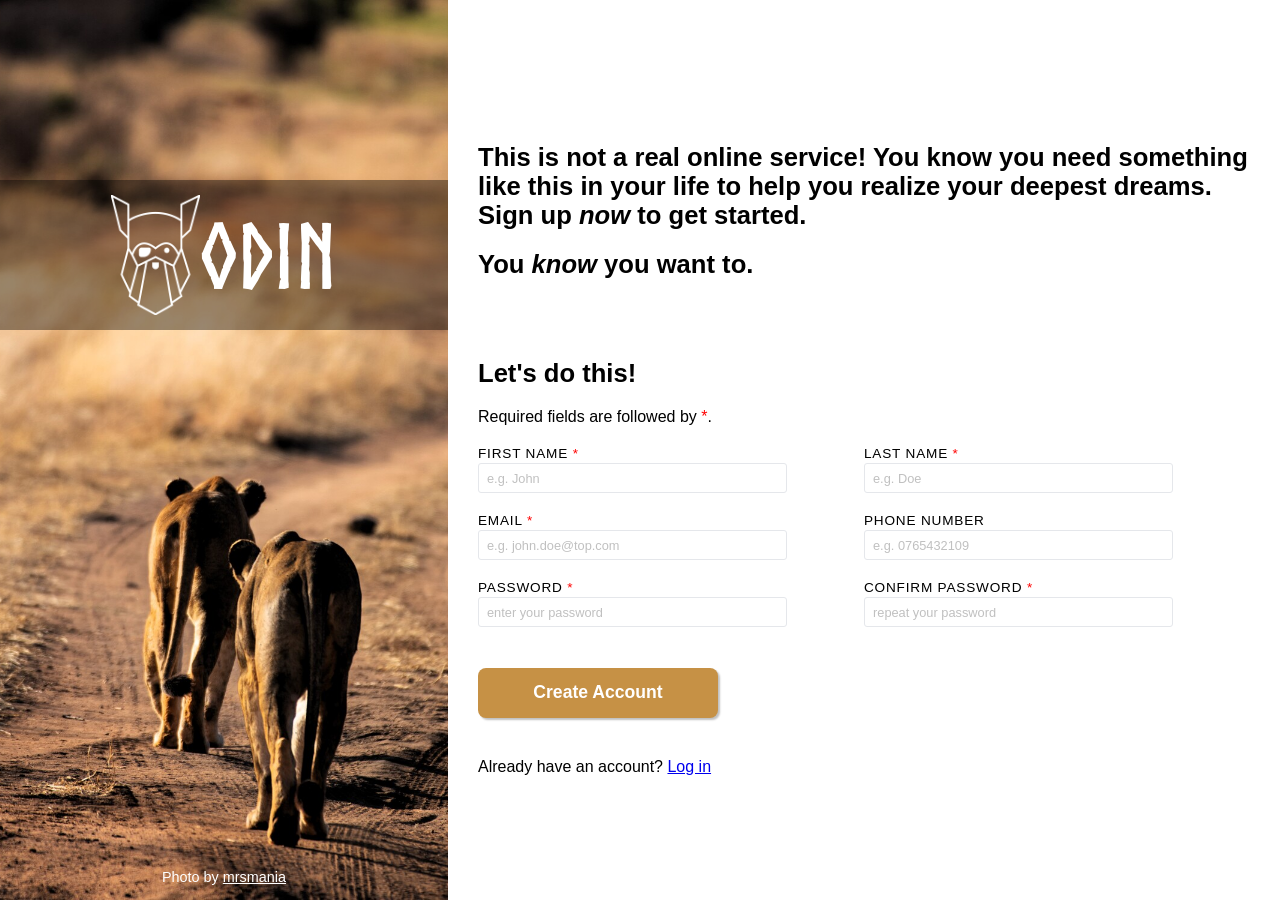
<file: index.html>
<!DOCTYPE html>
<html lang="en">

<head>
    <meta charset="UTF-8">
    <meta name="viewport" content="width=device-width, initial-scale=1.0">
    <title>TOP: Sign-up form</title>
    <link rel="stylesheet" href="style.css">
</head>

<body>
    <div class="container">
        <div class="inner-left-container">
            <div class="logo-bar">
                <img src="img/odin-lined.png" alt="odin logo">
                <div>ODIN</div>
            </div>
            <div class="img-info">Photo by <a href="https://github.com/mrsmania/signup-form">mrsmania</a></div>
        </div>
        <div class="inner-right-container">
            <div class="inner-right-content">
                <div class="intro">
                    <h1>
                        <p>This is not a real online service! You know you need something like this in your life to help
                            you realize your deepest dreams.<br>Sign up <em>now</em> to get started.</p>
                        <p>You <em>know</em> you want to.</p>
                    </h1>
                </div>
                <div class="form-section">
                    <h1>
                        <p>Let's do this!</p>
                    </h1>
                    <p>Required fields are followed by <span aria-label="required" class="asterisk" class="asterisk">*</span>.</p>
                    <form action="" method="">
                        <div class="form-elements-wrapper">
                            <div class="form-element">
                                <label for="firstname">
                                    <span>First Name</span>
                                    <span aria-label="required" class="asterisk">*</span>
                                </label>
                                <input type="text" id="firstname" name="firstname" placeholder="e.g. John" required>
                                <span></span>
                            </div>
                            <div class="form-element">
                                <label for="lastname">
                                    <span>Last Name</span>
                                    <span aria-label="required" class="asterisk">*</span>
                                </label>
                                <input type="text" id="lastname" name="lastname" placeholder="e.g. Doe" required>
                                <span></span>
                            </div>
                            <div class="form-element">
                                <label for="email">
                                    <span>Email</span>
                                    <span aria-label="required" class="asterisk">*</span>
                                </label>
                                <input type="email" id="email" name="email" placeholder="e.g. john.doe@top.com" required>
                                <span></span>
                            </div>
                            <div class="form-element">
                                <label for="phone">
                                    <span>Phone Number</span>
                                </label>
                                <input type="tel" id="phone" name="phone" placeholder="e.g. 0765432109" pattern="[0-9]{10}">
                                <span></span>
                            </div>
                            <div class="form-element">
                                <label for="password">
                                    <span>Password</span>
                                    <span aria-label="required" class="asterisk">*</span>
                                </label>
                                <input type="password" id="password1" name="password1" autocomplete="on" placeholder="enter your password" required>
                                <span></span>
                            </div>
                            <div class="form-element">
                                <label for="password">
                                    <span>Confirm Password</span>
                                    <span aria-label="required" class="asterisk">*</span>
                                </label>
                                <input type="password" id="password2" name="password2" autocomplete="on" placeholder="repeat your password" required>
                                <span></span>
                            </div>
                        </div>
                        <div id="pw-info"></div>
                        <div id="error"></div>
                        <button>Create Account</button>
                    </form>
                    <p>Already have an account? <a href="#">Log in</a></p>
                </div>
            </div>
        </div>
    </div>
    <script>
        let password = document.getElementById('password1');
        let password_confirmed = document.getElementById('password2');
        let error = document.getElementById('error');

        password.addEventListener('input', compare);
        password_confirmed.addEventListener('input', compare);

        function compare() {
            if (password.value && password_confirmed.value) {
                if (password.value != password_confirmed.value) {
                    error.classList.add('error');
                    password1.classList.add('red-border');
                    password1.classList.remove('green-border');
                    password2.classList.add('red-border');
                    password2.classList.remove('green-border');
                } else if (password.value == password_confirmed.value) {
                    error.classList.remove('error');
                    password1.classList.remove('red-border');
                    password1.classList.add('green-border');
                    password2.classList.remove('red-border');
                    password2.classList.add('green-border');
                }
            } else {
                error.classList.remove('error');
                password1.classList.remove('red-border');
                password2.classList.remove('red-border');
                password1.classList.remove('green-border');
                password2.classList.remove('green-border');
            }
        }
    </script>
</body>

</html>
</file>
<file: style.css>
@font-face {
    font-family: Norse-Bold;
    src: url(font/Norse-Bold.otf)
}

* {
    margin: 0;
    padding: 0;
    box-sizing: border-box;
}

body {
    font-family: Arial, Helvetica, sans-serif;
    font-size: 16px;
}

h1 {
    font-size: 1.6rem;
}

h1>p,
h1+p {
    margin-bottom: 20px;
}

.container {
    height: 100vh;
    display: flex;
    flex-direction: row;
}

.inner-left-container {
    width: 35%;
    background: url(img/lions-resized.jpg) center center no-repeat;
    background-size: cover;
    position: relative;
}

.inner-right-container {
    width: 65%;
    display: flex;
    align-items: center;
}

.logo-bar {
    font-family: "Norse-Bold";
    font-size: 90px;
    height: 150px;
    line-height: 120px;
    background: rgba(0, 0, 0, .4);
    color: white;
    display: flex;
    width: 100%;
    justify-content: center;
    align-items: center;
    position: absolute;
    top: 20%;
}

.logo-bar img {
    height: 120px;
}

.img-info {
    color: white;
    font-size: 0.9rem;
    position: absolute;
    bottom: 15px;
    left: 50%;
    transform: translate(-50%);
}

.img-info a {
    color: white;
}

.inner-right-content {
    height: 75vh;
    width: 100%;
    padding: 30px;
}

.intro {
    margin-bottom: 80px;
}

.form-element {
    margin-bottom: 20px;
}

.form-element label {
    display: block;
    margin-bottom: 2px;
    text-transform: uppercase;
    font-size: 0.85rem;
    font-weight: 500;
    letter-spacing: 0.05rem;
}

.form-element input {
    width: 80%;
}

input[type="text"],
input[type="tel"],
input[type="password"],
input[type="email"] {
    border: 1px solid #E5E7EB;
    border-radius: 3px;
    padding: 5px 8px;
    font-size: 1rem;
}

input[type="text"]:focus,
input[type="tel"]:focus,
input[type="password"]:focus,
input[type="email"]:focus {
    outline: none;
    border: 1px solid blue;
    box-shadow: 2px 2px 2px silver;
}

input::placeholder {
    color: silver;
    font-size: 0.8rem;
}

input[type="text"]:required:valid,
input[type="tel"]:required:valid,
input[type="email"]:required:valid {
    border: 1px solid green;
}

input[type="text"]:required:valid+span::before,
input[type="tel"]:required:valid+span::before,
input[type="email"]:required:valid+span::before {
    content: "✓";
    color: green;
}

input:optional:not(:placeholder-shown):valid {
    border: 1px solid green;
}

input:optional:not(:placeholder-shown):valid+span::before {
    content: "✓";
    color: green;
}

#error {
    margin-top: -15px;
    height: 1rem;
}

.pw-info {
    width: 80%;
    margin-top: 4px;
    color: silver;
    font-size: 0.8rem;
}

.error::before {
    content:"Passwords do not match!";
    color: red;
}

input:required.red-border {
    border: 1px solid red;
}

input:required.green-border {
    border: 1px solid green;
}

input:required.green-border+span::before {
    content: "✓";
    color: green;
}

button {
    background-color: #c69145;
    color: white;
    width: 240px;
    height: 50px;
    border: none;
    border-radius: 8px;
    font-size: 1.1rem;
    font-weight: bold;
    cursor: pointer;
    box-shadow: 2px 2px 2px silver;
    margin: 20px 0 40px;
}

button:hover {
    background-color: #c7a678;
}

button:active {
    background-color: #c69145;
}

.asterisk {
    color: red;
}

@media only screen and (min-width: 1080px) {
    .form-elements-wrapper {
        max-width: 100%;
        display: flex;
        flex-direction: row;
        flex-wrap: wrap;
    }

    .form-element {
        width: 50%;
    }
}

@media only screen and (min-width: 1440px) {
    form {
        width: 60%;
    }
}
</file>
